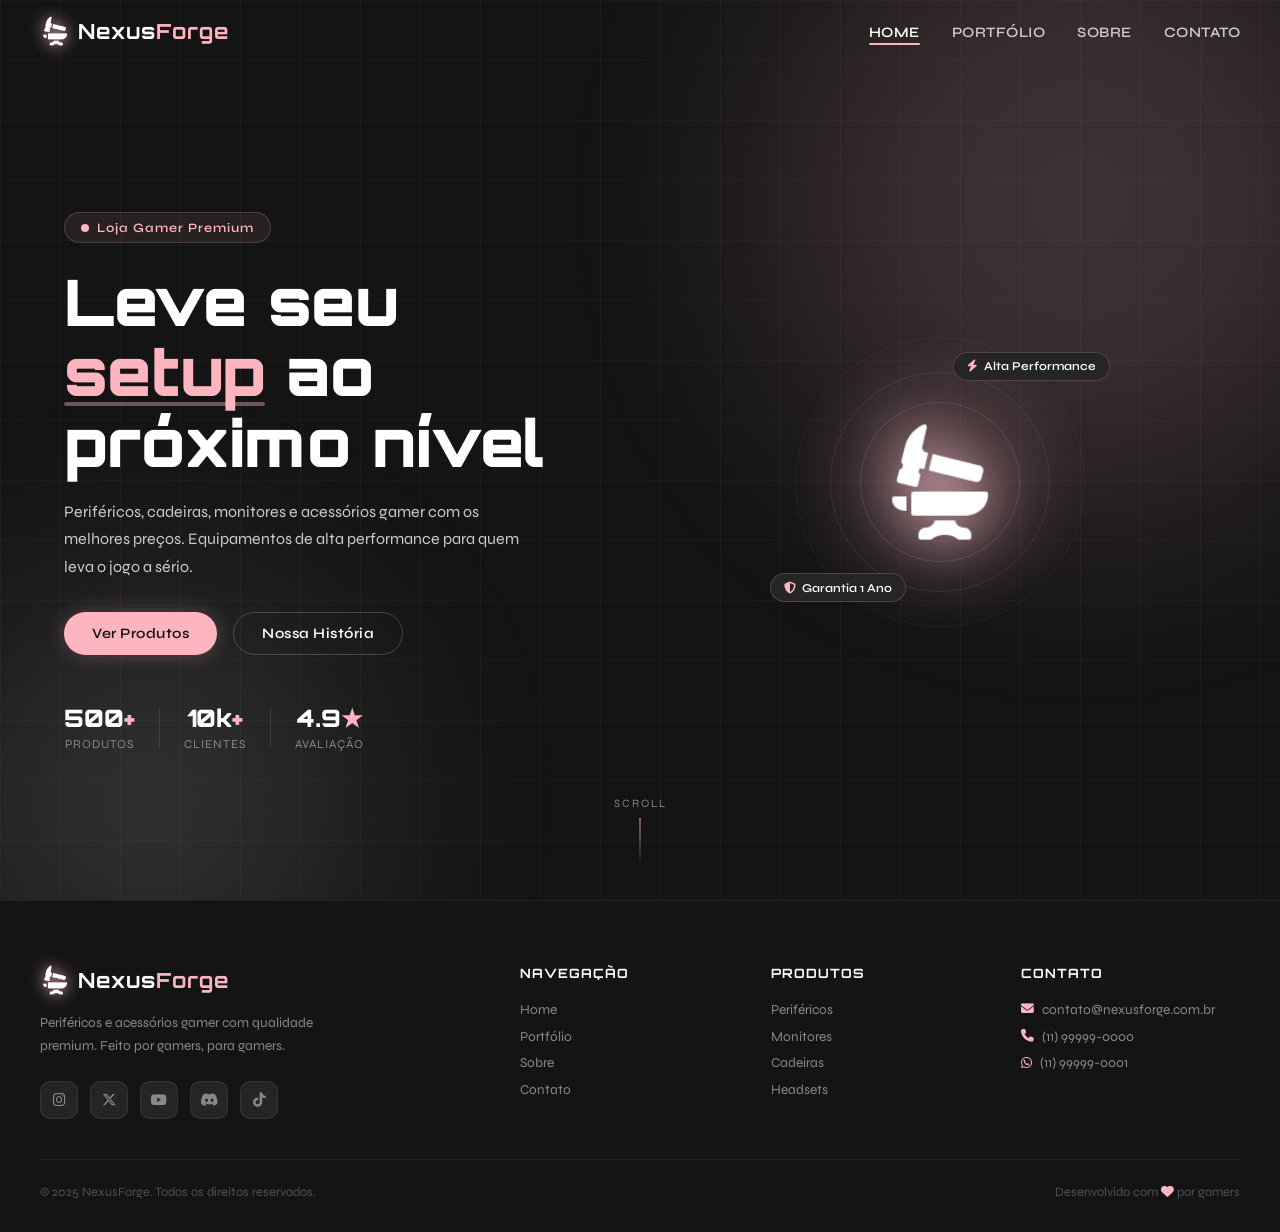
<file: index.html>
<!DOCTYPE html>
<html lang="pt-BR">
<head>
  <meta charset="UTF-8" />
  <meta name="viewport" content="width=device-width, initial-scale=1.0" />
  <title>Nexus Forge | Loja Gamer</title>
  <link rel="icon" href="src/assets/icons8-controle-48.png" type="image/png" />
  <link rel="stylesheet" href="src/css/estilo.css" />
  <link href="https://fonts.googleapis.com/css2?family=Orbitron:wght@400;700;900&family=Syne:wght@300;400;600&display=swap" rel="stylesheet" />
  <link rel="stylesheet" href="https://cdnjs.cloudflare.com/ajax/libs/font-awesome/6.5.0/css/all.min.css" />
</head>
<body>
 
  <!-- NAVBAR -->
  <nav class="navbar" id="navbar">
    <div class="nav-container">
      <a href="index.html" class="nav-logo">
        <img src="src/assets/icons8-controle-48.png" alt="Logo NeonPlay" />
        <span>Nexus<span class="accent">Forge</span></span>
      </a>
      <ul class="nav-links" id="navLinks">
        <li><a href="index.html" class="nav-link active">Home</a></li>
        <li><a href="pages/portifolio.html" class="nav-link">Portfólio</a></li>
        <li><a href="pages/sobre.html" class="nav-link">Sobre</a></li>
        <li><a href="pages/contato.html" class="nav-link">Contato</a></li>
      </ul>
      <button class="hamburger" id="hamburger" aria-label="Menu">
        <span></span><span></span><span></span>
      </button>
    </div>
  </nav>
 
  <!-- HERO -->
  <section class="hero" id="home">
    <div class="hero-bg">
      <div class="grid-overlay"></div>
      <div class="hero-glow glow-pink"></div>
      <div class="hero-glow glow-gray"></div>
    </div>
    <div class="hero-content">
      <div class="hero-badge">
        <span class="badge-dot"></span> Loja Gamer Premium
      </div>
      <h1 class="hero-title">
        Leve seu<br />
        <span class="hero-highlight">setup</span> ao<br />
        próximo nível
      </h1>
      <p class="hero-subtitle">
        Periféricos, cadeiras, monitores e acessórios gamer com os melhores preços.
        Equipamentos de alta performance para quem leva o jogo a sério.
      </p>
      <div class="hero-cta">
        <a href="pages/portifolio.html" class="btn btn-primary">Ver Produtos</a>
        <a href="pages/sobre.html" class="btn btn-ghost">Nossa História</a>
      </div>
      <div class="hero-stats">
        <div class="stat">
          <span class="stat-number">500<span class="accent">+</span></span>
          <span class="stat-label">Produtos</span>
        </div>
        <div class="stat-divider"></div>
        <div class="stat">
          <span class="stat-number">10k<span class="accent">+</span></span>
          <span class="stat-label">Clientes</span>
        </div>
        <div class="stat-divider"></div>
        <div class="stat">
          <span class="stat-number">4.9<span class="accent">★</span></span>
          <span class="stat-label">Avaliação</span>
        </div>
      </div>
    </div>
    <div class="hero-visual">
      <div class="controller-card">
        <div class="controller-glow"></div>
        <img src="src/assets/icons8-controle-48.png" alt="Controle Gamer" class="controller-img" />
        <div class="controller-ring ring-1"></div>
        <div class="controller-ring ring-2"></div>
        <div class="controller-ring ring-3"></div>
        <div class="floating-tag tag-1"><i class="fas fa-bolt"></i> Alta Performance</div>
        <div class="floating-tag tag-2"><i class="fas fa-shield-alt"></i> Garantia 1 Ano</div>
      </div>
    </div>
    <div class="hero-scroll">
      <span>Scroll</span>
      <div class="scroll-line"></div>
    </div>
  </section>
 
  <!-- FOOTER -->
  <footer class="footer">
    <div class="footer-top">
      <div class="footer-brand">
        <a href="index.html" class="nav-logo">
          <img src="src/assets/icons8-controle-48.png" alt="Logo" />
          <span>Nexus<span class="accent">Forge</span></span>
        </a>
        <p>Periféricos e acessórios gamer com qualidade premium. Feito por gamers, para gamers.</p>
        <div class="social-links">
          <a href="#" aria-label="Instagram"><i class="fab fa-instagram"></i></a>
          <a href="#" aria-label="Twitter/X"><i class="fab fa-x-twitter"></i></a>
          <a href="#" aria-label="YouTube"><i class="fab fa-youtube"></i></a>
          <a href="#" aria-label="Discord"><i class="fab fa-discord"></i></a>
          <a href="#" aria-label="TikTok"><i class="fab fa-tiktok"></i></a>
        </div>
      </div>
      <div class="footer-links">
        <div class="footer-col">
          <h4>Navegação</h4>
          <ul>
            <li><a href="index.html">Home</a></li>
            <li><a href="pages/portifolio.html">Portfólio</a></li>
            <li><a href="pages/sobre.html">Sobre</a></li>
            <li><a href="pages/contato.html">Contato</a></li>
          </ul>
        </div>
        <div class="footer-col">
          <h4>Produtos</h4>
          <ul>
            <li><a href="pages/portifolio.html">Periféricos</a></li>
            <li><a href="pages/portifolio.html">Monitores</a></li>
            <li><a href="pages/portifolio.html">Cadeiras</a></li>
            <li><a href="pages/portifolio.html">Headsets</a></li>
          </ul>
        </div>
        <div class="footer-col">
          <h4>Contato</h4>
          <ul>
            <li><i class="fas fa-envelope"></i> contato@nexusforge.com.br</li>
            <li><i class="fas fa-phone"></i> (11) 99999-0000</li>
            <li><i class="fab fa-whatsapp"></i> (11) 99999-0001</li>
          </ul>
        </div>
      </div>
    </div>
    <div class="footer-bottom">
      <p>© 2025 NexusForge. Todos os direitos reservados.</p>
      <p>Desenvolvido com <i class="fas fa-heart accent"></i> por gamers</p>
    </div>
  </footer>
 
  <script src="src/js/script.js"></script>
</body>
</html>
</file>
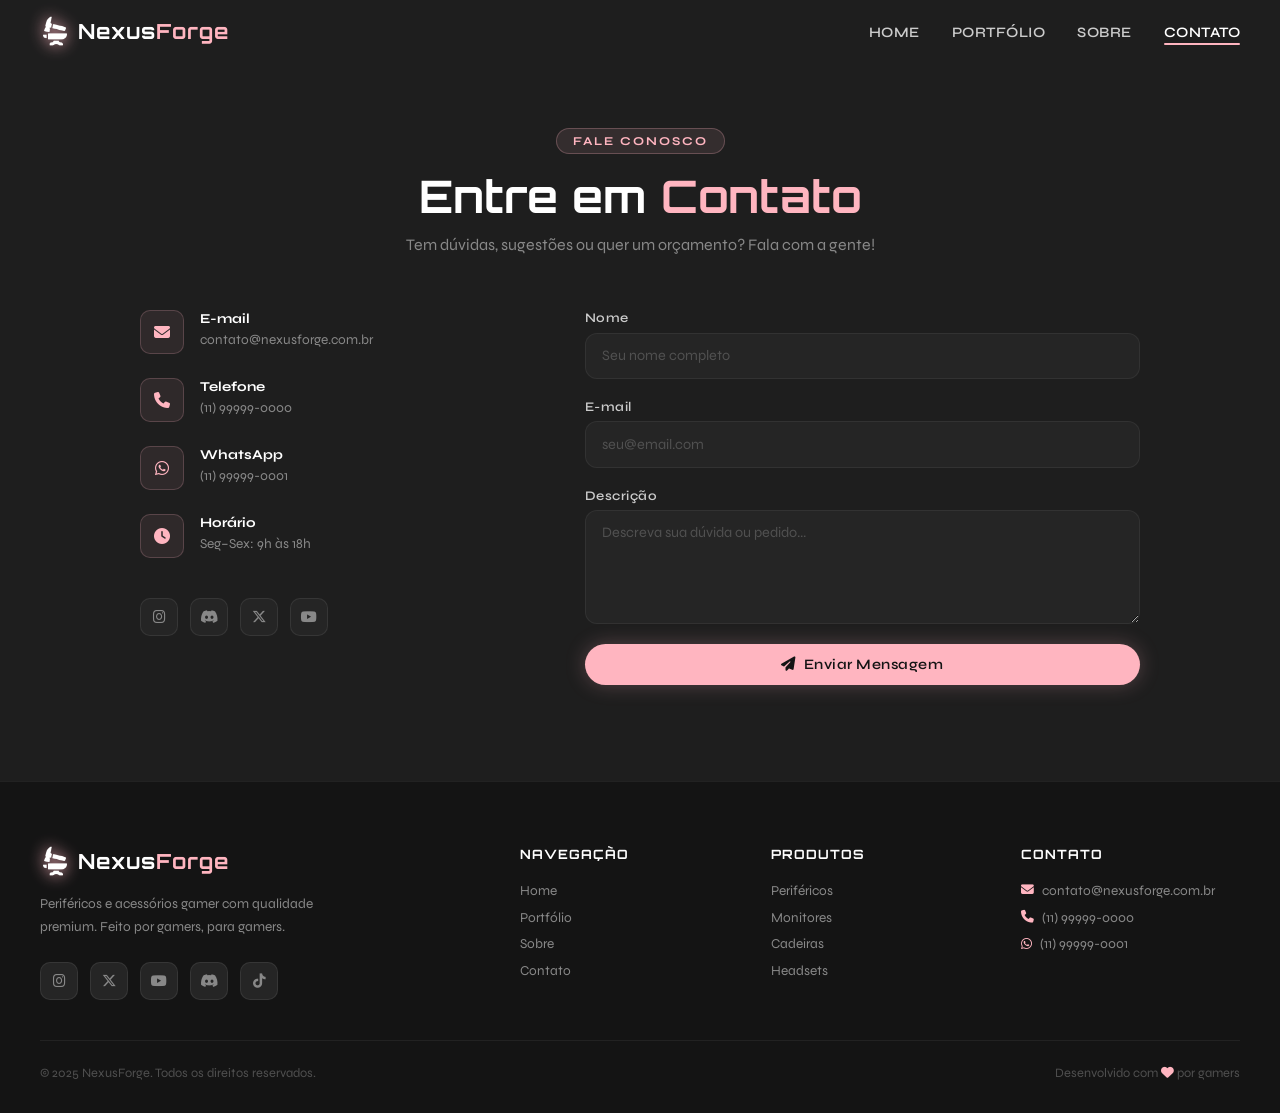
<file: pages/contato.html>
<!DOCTYPE html>
<html lang="pt-BR">
<head>
  <meta charset="UTF-8" />
  <meta name="viewport" content="width=device-width, initial-scale=1.0" />
  <title>Nexus | Forge</title>
  <link rel="icon" href="../src/assets/icons8-controle-48.png" type="image/png" />
  <link rel="stylesheet" href="../src/css/estilo.css" />
  <link href="https://fonts.googleapis.com/css2?family=Orbitron:wght@400;700;900&family=Syne:wght@300;400;600&display=swap" rel="stylesheet" />
  <link rel="stylesheet" href="https://cdnjs.cloudflare.com/ajax/libs/font-awesome/6.5.0/css/all.min.css" />
</head>
<body>
 
  <!-- NAVBAR -->
  <nav class="navbar scrolled" id="navbar">
    <div class="nav-container">
      <a href="../index.html" class="nav-logo">
        <img src="../src/assets/icons8-controle-48.png" alt="Logo NeonPlay" />
        <span>Nexus<span class="accent">Forge</span></span>
      </a>
      <ul class="nav-links" id="navLinks">
        <li><a href="../index.html" class="nav-link">Home</a></li>
        <li><a href="portifolio.html" class="nav-link">Portfólio</a></li>
        <li><a href="sobre.html" class="nav-link">Sobre</a></li>
        <li><a href="contato.html" class="nav-link active">Contato</a></li>
      </ul>
      <button class="hamburger" id="hamburger" aria-label="Menu">
        <span></span><span></span><span></span>
      </button>
    </div>
  </nav>
 
  <!-- CONTATO -->
  <section class="contato page-section">
    <div class="section-header reveal">
      <span class="section-tag">Fale Conosco</span>
      <h2 class="section-title">Entre em <span class="accent">Contato</span></h2>
      <p class="section-sub">Tem dúvidas, sugestões ou quer um orçamento? Fala com a gente!</p>
    </div>
 
    <div class="contato-container">
      <div class="contato-info">
        <div class="info-item reveal">
          <span class="info-icon"><i class="fas fa-envelope"></i></span>
          <div>
            <strong>E-mail</strong>
            <p>contato@nexusforge.com.br</p>
          </div>
        </div>
        <div class="info-item reveal">
          <span class="info-icon"><i class="fas fa-phone"></i></span>
          <div>
            <strong>Telefone</strong>
            <p>(11) 99999-0000</p>
          </div>
        </div>
        <div class="info-item reveal">
          <span class="info-icon"><i class="fab fa-whatsapp"></i></span>
          <div>
            <strong>WhatsApp</strong>
            <p>(11) 99999-0001</p>
          </div>
        </div>
        <div class="info-item reveal">
          <span class="info-icon"><i class="fas fa-clock"></i></span>
          <div>
            <strong>Horário</strong>
            <p>Seg–Sex: 9h às 18h</p>
          </div>
        </div>
        <div class="social-links reveal" style="margin-top:1rem;">
          <a href="#" aria-label="Instagram"><i class="fab fa-instagram"></i></a>
          <a href="#" aria-label="Discord"><i class="fab fa-discord"></i></a>
          <a href="#" aria-label="Twitter/X"><i class="fab fa-x-twitter"></i></a>
          <a href="#" aria-label="YouTube"><i class="fab fa-youtube"></i></a>
        </div>
      </div>
 
      <form class="contato-form reveal" id="contatoForm">
        <div class="form-group">
          <label for="nome">Nome</label>
          <input type="text" id="nome" name="nome" placeholder="Seu nome completo" required />
        </div>
        <div class="form-group">
          <label for="email">E-mail</label>
          <input type="email" id="email" name="email" placeholder="seu@email.com" required />
        </div>
        <div class="form-group">
          <label for="descricao">Descrição</label>
          <textarea id="descricao" name="descricao" rows="5" placeholder="Descreva sua dúvida ou pedido..." required></textarea>
        </div>
        <button type="submit" class="btn btn-primary full-btn">
          <i class="fas fa-paper-plane"></i> Enviar Mensagem
        </button>
        <p class="form-success" id="formSuccess">✅ Mensagem enviada com sucesso!</p>
      </form>
    </div>
  </section>
 
  <!-- FOOTER -->
  <footer class="footer">
    <div class="footer-top">
      <div class="footer-brand">
        <a href="../index.html" class="nav-logo">
          <img src="../src/assets/icons8-controle-48.png" alt="Logo" />
          <span>Nexus<span class="accent">Forge</span></span>
        </a>
        <p>Periféricos e acessórios gamer com qualidade premium. Feito por gamers, para gamers.</p>
        <div class="social-links">
          <a href="#" aria-label="Instagram"><i class="fab fa-instagram"></i></a>
          <a href="#" aria-label="Twitter/X"><i class="fab fa-x-twitter"></i></a>
          <a href="#" aria-label="YouTube"><i class="fab fa-youtube"></i></a>
          <a href="#" aria-label="Discord"><i class="fab fa-discord"></i></a>
          <a href="#" aria-label="TikTok"><i class="fab fa-tiktok"></i></a>
        </div>
      </div>
      <div class="footer-links">
        <div class="footer-col">
          <h4>Navegação</h4>
          <ul>
            <li><a href="../index.html">Home</a></li>
            <li><a href="portifolio.html">Portfólio</a></li>
            <li><a href="sobre.html">Sobre</a></li>
            <li><a href="contato.html">Contato</a></li>
          </ul>
        </div>
        <div class="footer-col">
          <h4>Produtos</h4>
          <ul>
            <li><a href="portifolio.html">Periféricos</a></li>
            <li><a href="portifolio.html">Monitores</a></li>
            <li><a href="portifolio.html">Cadeiras</a></li>
            <li><a href="portifolio.html">Headsets</a></li>
          </ul>
        </div>
        <div class="footer-col">
          <h4>Contato</h4>
          <ul>
            <li><i class="fas fa-envelope"></i> contato@nexusforge.com.br</li>
            <li><i class="fas fa-phone"></i> (11) 99999-0000</li>
            <li><i class="fab fa-whatsapp"></i> (11) 99999-0001</li>
          </ul>
        </div>
      </div>
    </div>
    <div class="footer-bottom">
      <p>© 2025 NexusForge. Todos os direitos reservados.</p>
      <p>Desenvolvido com <i class="fas fa-heart accent"></i> por gamers</p>
    </div>
  </footer>
 
  <script src="../src/js/script.js"></script>
</body>
</html>
</file>
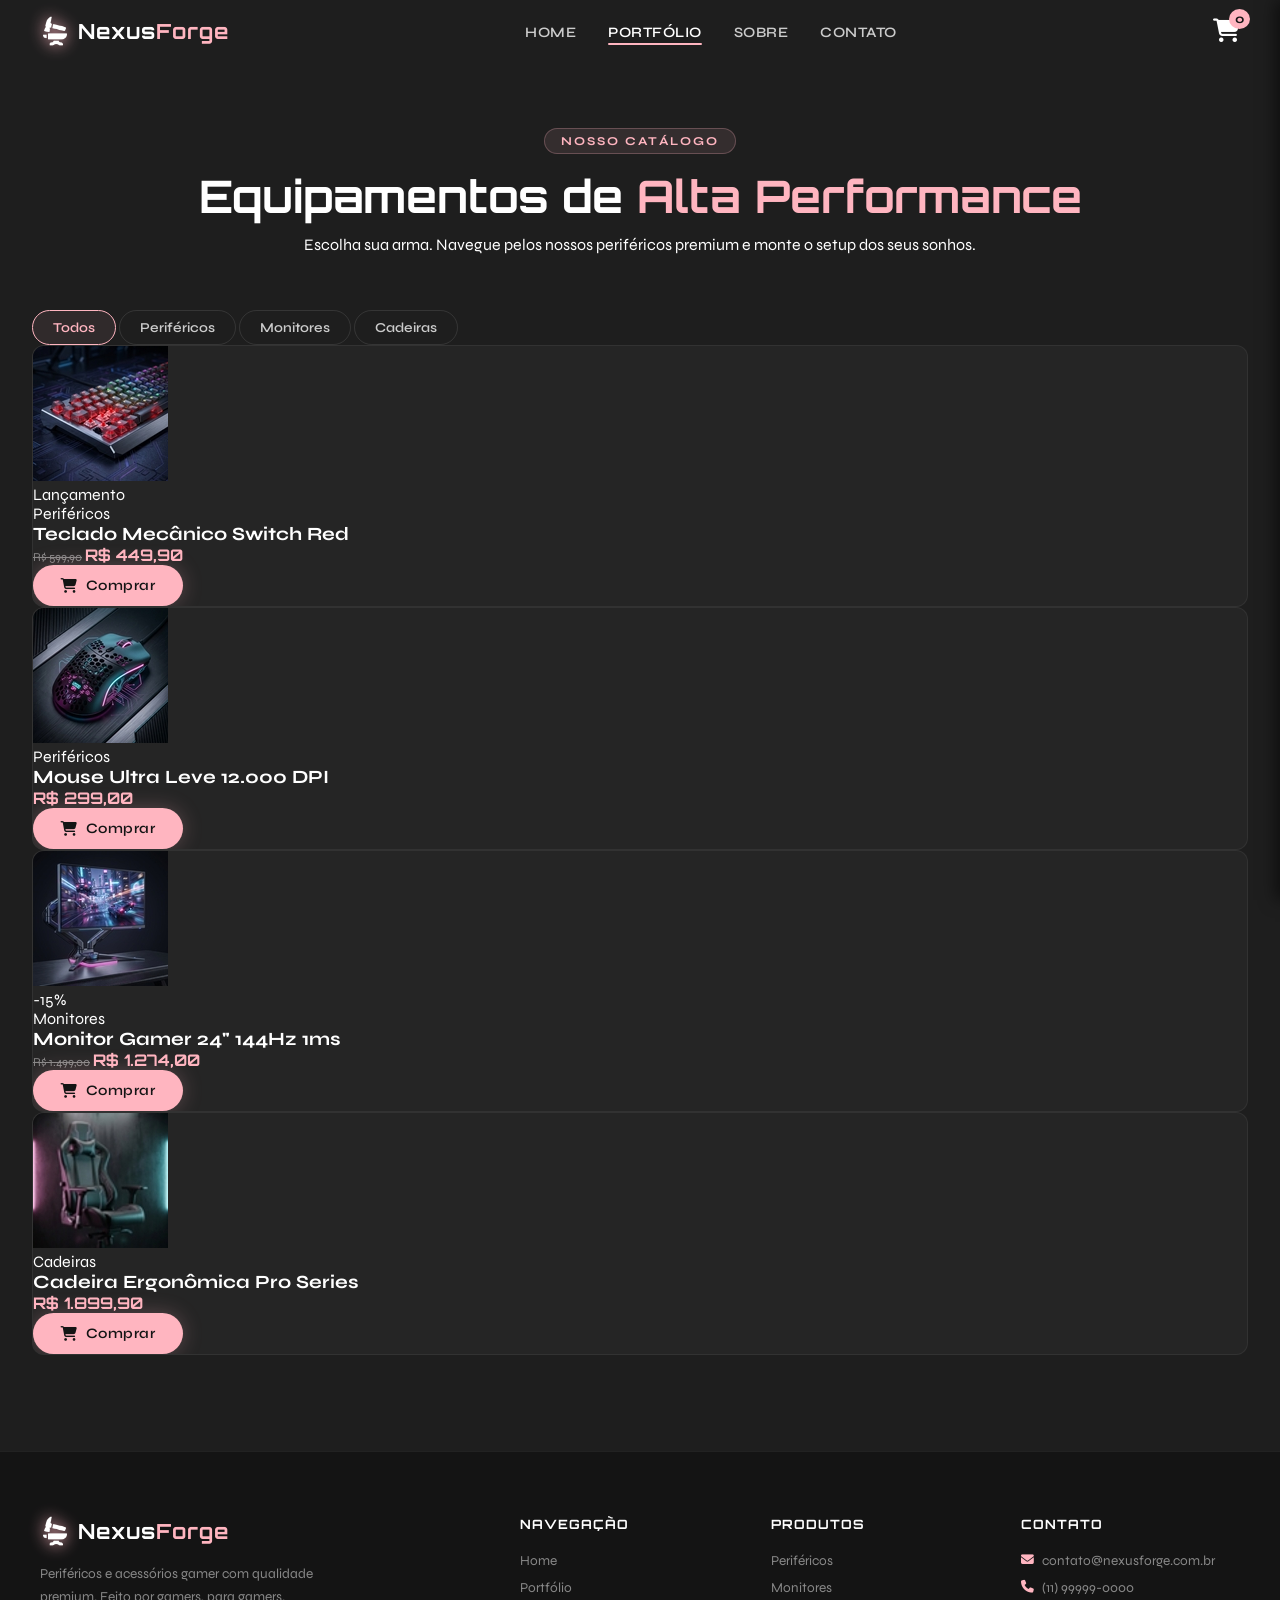
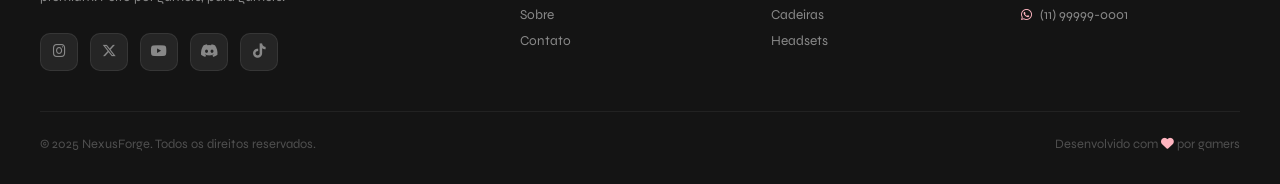
<file: pages/portifolio.html>
<!DOCTYPE html>
<html lang="pt-BR">
<head>
  <meta charset="UTF-8" />
  <meta name="viewport" content="width=device-width, initial-scale=1.0" />
  <title>NexusForge | Portfólio de Produtos</title>
  <link rel="icon" href="../src/assets/icons8-controle-48.png" type="image/png" />
  <link rel="stylesheet" href="../src/css/estilo.css" />
  <link href="https://fonts.googleapis.com/css2?family=Orbitron:wght@400;700;900&family=Syne:wght@300;400;600&display=swap" rel="stylesheet" />
  <link rel="stylesheet" href="https://cdnjs.cloudflare.com/ajax/libs/font-awesome/6.5.0/css/all.min.css" />
</head>
<body>
 
  <nav class="navbar scrolled" id="navbar">
    <div class="nav-container">
      <a href="../index.html" class="nav-logo">
        <img src="../src/assets/icons8-controle-48.png" alt="Logo NexusForge" />
        <span>Nexus<span class="accent">Forge</span></span>
      </a>
      <ul class="nav-links" id="navLinks">
        <li><a href="../index.html" class="nav-link">Home</a></li>
        <li><a href="portifolio.html" class="nav-link active">Portfólio</a></li>
        <li><a href="sobre.html" class="nav-link">Sobre</a></li>
        <li><a href="contato.html" class="nav-link">Contato</a></li>
      </ul>
      
      <div class="cart-icon" id="cartIcon">
        <i class="fas fa-shopping-cart"></i>
        <span class="cart-badge" id="cartBadge">0</span>
      </div>

      <button class="hamburger" id="hamburger" aria-label="Menu">
        <span></span><span></span><span></span>
      </button>
    </div>
  </nav>
 
  <section class="portfolio page-section">
    <div class="portfolio-container">
      <div class="section-header text-center reveal">
        <span class="section-tag">Nosso Catálogo</span>
        <h2 class="section-title">Equipamentos de <span class="accent">Alta Performance</span></h2>
        <p class="section-subtitle">Escolha sua arma. Navegue pelos nossos periféricos premium e monte o setup dos seus sonhos.</p>
      </div>

      <div class="portfolio-filters reveal">
        <button class="filter-btn active" data-filter="all">Todos</button>
        <button class="filter-btn" data-filter="perifericos">Periféricos</button>
        <button class="filter-btn" data-filter="monitores">Monitores</button>
        <button class="filter-btn" data-filter="cadeiras">Cadeiras</button>
      </div>

      <div class="portfolio-grid reveal">
        
        <div class="product-card" data-category="perifericos">
          <div class="product-img-wrap">
            <img src="../src/assets/teclado.jpeg" alt="Teclado Mecânico" class="product-img" />
            <div class="product-badge">Lançamento</div>
          </div>
          <div class="product-info">
            <span class="product-category">Periféricos</span>
            <h3 class="product-title">Teclado Mecânico Switch Red</h3>
            <div class="product-price">
              <span class="price-old">R$ 599,90</span>
              <span class="price-new">R$ 449,90</span>
            </div>
            <button class="btn btn-primary btn-full add-to-cart" data-name="Teclado Mecânico Switch Red" data-price="449.90" data-img="../src/assets/teclado.jpeg">
              <i class="fas fa-shopping-cart"></i> Comprar
            </button>
          </div>
        </div>

        <div class="product-card" data-category="perifericos">
          <div class="product-img-wrap">
            <img src="../src/assets/mouse.jpeg" alt="Mouse Gamer" class="product-img" />
          </div>
          <div class="product-info">
            <span class="product-category">Periféricos</span>
            <h3 class="product-title">Mouse Ultra Leve 12.000 DPI</h3>
            <div class="product-price">
              <span class="price-new">R$ 299,00</span>
            </div>
            <button class="btn btn-primary btn-full add-to-cart" data-name="Mouse Ultra Leve 12.000 DPI" data-price="299.00" data-img="../src/assets/mouse.jpeg">
              <i class="fas fa-shopping-cart"></i> Comprar
            </button>
          </div>
        </div>

        <div class="product-card" data-category="monitores">
          <div class="product-img-wrap">
            <img src="../src/assets/monitor.jpeg" alt="Monitor 144Hz" class="product-img" />
            <div class="product-badge accent-bg">-15%</div>
          </div>
          <div class="product-info">
            <span class="product-category">Monitores</span>
            <h3 class="product-title">Monitor Gamer 24" 144Hz 1ms</h3>
            <div class="product-price">
              <span class="price-old">R$ 1.499,00</span>
              <span class="price-new">R$ 1.274,00</span>
            </div>
            <button class="btn btn-primary btn-full add-to-cart" data-name="Monitor Gamer 24 polegadas 144Hz" data-price="1274.00" data-img="../src/assets/monitor.jpeg">
              <i class="fas fa-shopping-cart"></i> Comprar
            </button>
          </div>
        </div>

        <div class="product-card" data-category="cadeiras">
          <div class="product-img-wrap">
            <img src="../src/assets/cadeira.jpeg" alt="Cadeira Gamer" class="product-img" />
          </div>
          <div class="product-info">
            <span class="product-category">Cadeiras</span>
            <h3 class="product-title">Cadeira Ergonômica Pro Series</h3>
            <div class="product-price">
              <span class="price-new">R$ 1.899,90</span>
            </div>
            <button class="btn btn-primary btn-full add-to-cart" data-name="Cadeira Ergonômica Pro Series" data-price="1899.90" data-img="../src/assets/cadeira.jpeg">
              <i class="fas fa-shopping-cart"></i> Comprar
            </button>
          </div>
        </div>

      </div>
    </div>
  </section>
 
  <footer class="footer">
    <div class="footer-top">
      <div class="footer-brand">
        <a href="../index.html" class="nav-logo">
          <img src="../src/assets/icons8-controle-48.png" alt="Logo" />
          <span>Nexus<span class="accent">Forge</span></span>
        </a>
        <p>Periféricos e acessórios gamer com qualidade premium. Feito por gamers, para gamers.</p>
        <div class="social-links">
          <a href="#" aria-label="Instagram"><i class="fab fa-instagram"></i></a>
          <a href="#" aria-label="Twitter/X"><i class="fab fa-x-twitter"></i></a>
          <a href="#" aria-label="YouTube"><i class="fab fa-youtube"></i></a>
          <a href="#" aria-label="Discord"><i class="fab fa-discord"></i></a>
          <a href="#" aria-label="TikTok"><i class="fab fa-tiktok"></i></a>
        </div>
      </div>
      <div class="footer-links">
        <div class="footer-col">
          <h4>Navegação</h4>
          <ul>
            <li><a href="../index.html">Home</a></li>
            <li><a href="portifolio.html">Portfólio</a></li>
            <li><a href="sobre.html">Sobre</a></li>
            <li><a href="contato.html">Contato</a></li>
          </ul>
        </div>
        <div class="footer-col">
          <h4>Produtos</h4>
          <ul>
            <li><a href="portifolio.html">Periféricos</a></li>
            <li><a href="portifolio.html">Monitores</a></li>
            <li><a href="portifolio.html">Cadeiras</a></li>
            <li><a href="portifolio.html">Headsets</a></li>
          </ul>
        </div>
        <div class="footer-col">
          <h4>Contato</h4>
          <ul>
            <li><i class="fas fa-envelope"></i> contato@nexusforge.com.br</li>
            <li><i class="fas fa-phone"></i> (11) 99999-0000</li>
            <li><i class="fab fa-whatsapp"></i> (11) 99999-0001</li>
          </ul>
        </div>
      </div>
    </div>
    <div class="footer-bottom">
      <p>© 2025 NexusForge. Todos os direitos reservados.</p>
      <p>Desenvolvido com <i class="fas fa-heart accent"></i> por gamers</p>
    </div>
  </footer>
 
  <div class="cart-overlay" id="cartOverlay"></div>
  <div class="cart-sidebar" id="cartSidebar">
    <div class="cart-header">
      <h2>Seu Carrinho</h2>
      <button class="close-cart" id="closeCart"><i class="fas fa-times"></i></button>
    </div>
    <div class="cart-items" id="cartItems">
      </div>
    <div class="cart-footer">
      <div class="cart-total">
        <span>Total:</span>
        <span id="cartTotalValue">R$ 0,00</span>
      </div>
      <button class="btn btn-primary btn-full">Finalizar Compra</button>
    </div>
  </div>

  <script src="../src/js/script.js"></script>
</body>
</html>
</file>
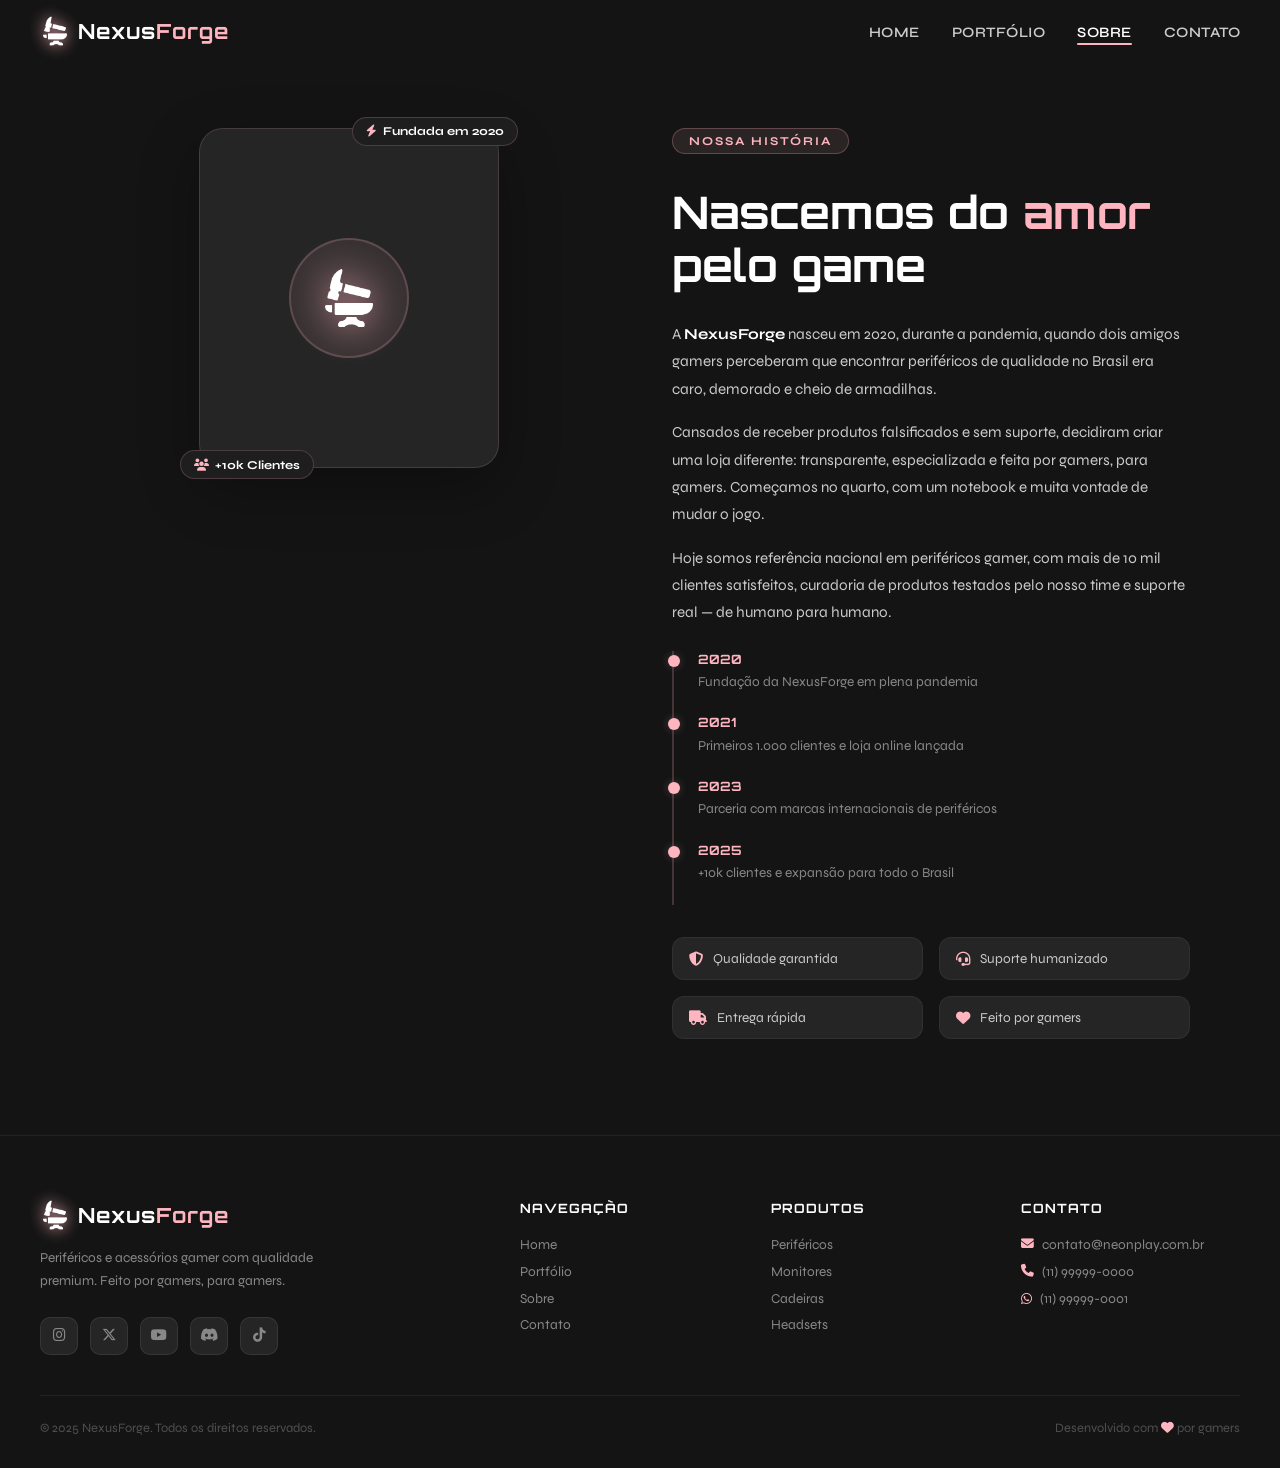
<file: pages/sobre.html>
<!DOCTYPE html>
<html lang="pt-BR">
<head>
  <meta charset="UTF-8" />
  <meta name="viewport" content="width=device-width, initial-scale=1.0" />
  <title>NexusForge | Sobre</title>
  <link rel="icon" href="../src/assets/icons8-controle-48.png" type="image/png" />
  <link rel="stylesheet" href="../src/css/estilo.css" />
  <link href="https://fonts.googleapis.com/css2?family=Orbitron:wght@400;700;900&family=Syne:wght@300;400;600&display=swap" rel="stylesheet" />
  <link rel="stylesheet" href="https://cdnjs.cloudflare.com/ajax/libs/font-awesome/6.5.0/css/all.min.css" />
</head>
<body>
 
  <!-- NAVBAR -->
  <nav class="navbar scrolled" id="navbar">
    <div class="nav-container">
      <a href="../index.html" class="nav-logo">
        <img src="../src/assets/icons8-controle-48.png" alt="Logo NeonPlay" />
        <span>Nexus<span class="accent">Forge</span></span>
      </a>
      <ul class="nav-links" id="navLinks">
        <li><a href="../index.html" class="nav-link">Home</a></li>
        <li><a href="portifolio.html" class="nav-link">Portfólio</a></li>
        <li><a href="sobre.html" class="nav-link active">Sobre</a></li>
        <li><a href="contato.html" class="nav-link">Contato</a></li>
      </ul>
      <button class="hamburger" id="hamburger" aria-label="Menu">
        <span></span><span></span><span></span>
      </button>
    </div>
  </nav>
 
  <!-- SOBRE -->
  <section class="sobre page-section">
    <div class="sobre-container">
      <div class="sobre-visual reveal">
        <div class="sobre-card-bg">
          <div class="sobre-icon-wrap">
            <img src="../src/assets/icons8-controle-48.png" alt="NeonPlay" class="sobre-icon" />
          </div>
          <div class="sobre-float-badge badge-a"><i class="fas fa-bolt"></i> Fundada em 2020</div>
          <div class="sobre-float-badge badge-b"><i class="fas fa-users"></i> +10k Clientes</div>
        </div>
      </div>
 
      <div class="sobre-content">
        <span class="section-tag reveal">Nossa História</span>
        <h2 class="section-title reveal">Nascemos do <span class="accent">amor</span> pelo game</h2>
        <p class="reveal">
          A <strong>NexusForge</strong> nasceu em 2020, durante a pandemia, quando dois amigos gamers perceberam
          que encontrar periféricos de qualidade no Brasil era caro, demorado e cheio de armadilhas.
        </p>
        <p class="reveal">
          Cansados de receber produtos falsificados e sem suporte, decidiram criar uma loja diferente:
          transparente, especializada e feita por gamers, para gamers. Começamos no quarto, com um notebook
          e muita vontade de mudar o jogo.
        </p>
        <p class="reveal">
          Hoje somos referência nacional em periféricos gamer, com mais de 10 mil clientes satisfeitos,
          curadoria de produtos testados pelo nosso time e suporte real — de humano para humano.
        </p>
 
        <!-- Timeline -->
        <div class="timeline reveal">
          <div class="timeline-item">
            <div class="timeline-dot"></div>
            <div class="timeline-content">
              <span class="timeline-year">2020</span>
              <p>Fundação da NexusForge em plena pandemia</p>
            </div>
          </div>
          <div class="timeline-item">
            <div class="timeline-dot"></div>
            <div class="timeline-content">
              <span class="timeline-year">2021</span>
              <p>Primeiros 1.000 clientes e loja online lançada</p>
            </div>
          </div>
          <div class="timeline-item">
            <div class="timeline-dot"></div>
            <div class="timeline-content">
              <span class="timeline-year">2023</span>
              <p>Parceria com marcas internacionais de periféricos</p>
            </div>
          </div>
          <div class="timeline-item">
            <div class="timeline-dot"></div>
            <div class="timeline-content">
              <span class="timeline-year">2025</span>
              <p>+10k clientes e expansão para todo o Brasil</p>
            </div>
          </div>
        </div>
 
        <div class="sobre-values reveal">
          <div class="value-item"><i class="fas fa-shield-alt"></i><span>Qualidade garantida</span></div>
          <div class="value-item"><i class="fas fa-headset"></i><span>Suporte humanizado</span></div>
          <div class="value-item"><i class="fas fa-truck"></i><span>Entrega rápida</span></div>
          <div class="value-item"><i class="fas fa-heart"></i><span>Feito por gamers</span></div>
        </div>
      </div>
    </div>
  </section>
 
  <!-- FOOTER -->
  <footer class="footer">
    <div class="footer-top">
      <div class="footer-brand">
        <a href="../index.html" class="nav-logo">
          <img src="../src/assets/icons8-controle-48.png" alt="Logo" />
          <span>Nexus<span class="accent">Forge</span></span>
        </a>
        <p>Periféricos e acessórios gamer com qualidade premium. Feito por gamers, para gamers.</p>
        <div class="social-links">
          <a href="#" aria-label="Instagram"><i class="fab fa-instagram"></i></a>
          <a href="#" aria-label="Twitter/X"><i class="fab fa-x-twitter"></i></a>
          <a href="#" aria-label="YouTube"><i class="fab fa-youtube"></i></a>
          <a href="#" aria-label="Discord"><i class="fab fa-discord"></i></a>
          <a href="#" aria-label="TikTok"><i class="fab fa-tiktok"></i></a>
        </div>
      </div>
      <div class="footer-links">
        <div class="footer-col">
          <h4>Navegação</h4>
          <ul>
            <li><a href="../index.html">Home</a></li>
            <li><a href="portifolio.html">Portfólio</a></li>
            <li><a href="sobre.html">Sobre</a></li>
            <li><a href="contato.html">Contato</a></li>
          </ul>
        </div>
        <div class="footer-col">
          <h4>Produtos</h4>
          <ul>
            <li><a href="portifolio.html">Periféricos</a></li>
            <li><a href="portifolio.html">Monitores</a></li>
            <li><a href="portifolio.html">Cadeiras</a></li>
            <li><a href="portifolio.html">Headsets</a></li>
          </ul>
        </div>
        <div class="footer-col">
          <h4>Contato</h4>
          <ul>
            <li><i class="fas fa-envelope"></i> contato@neonplay.com.br</li>
            <li><i class="fas fa-phone"></i> (11) 99999-0000</li>
            <li><i class="fab fa-whatsapp"></i> (11) 99999-0001</li>
          </ul>
        </div>
      </div>
    </div>
    <div class="footer-bottom">
      <p>© 2025 NexusForge. Todos os direitos reservados.</p>
      <p>Desenvolvido com <i class="fas fa-heart accent"></i> por gamers</p>
    </div>
  </footer>
 
  <script src="../src/js/script.js"></script>
</body>
</html>
</file>
<file: src/css/estilo.css>
/* =============================================
   NEONPLAY — Loja Gamer | estilo.css
   Paleta: #FFB5C0 | #CBCBCB | #141414 | #FFFFFF
   ============================================= */
 
/* === RESET & VARIABLES === */
*, *::before, *::after { box-sizing: border-box; margin: 0; padding: 0; }
 
:root {
  --pink: #FFB5C0;
  --pink-dark: #f090a0;
  --pink-glow: rgba(255, 181, 192, 0.25);
  --gray: #CBCBCB;
  --gray-mid: #888;
  --dark: #141414;
  --dark-2: #1e1e1e;
  --dark-3: #252525;
  --dark-4: #2e2e2e;
  --white: #FFFFFF;
  --font-display: 'Orbitron', monospace;
  --font-body: 'Syne', sans-serif;
  --radius: 12px;
  --transition: 0.35s cubic-bezier(0.4, 0, 0.2, 1);
}
 
html { scroll-behavior: smooth; }
 
body {
  font-family: var(--font-body);
  background: var(--dark);
  color: var(--white);
  overflow-x: hidden;
}
 
::-webkit-scrollbar { width: 6px; }
::-webkit-scrollbar-track { background: var(--dark); }
::-webkit-scrollbar-thumb { background: var(--pink); border-radius: 3px; }
::selection { background: var(--pink); color: var(--dark); }
 
.accent { color: var(--pink); }
 
/* =============================================
   NAVBAR
   ============================================= */
.navbar {
  position: fixed;
  top: 0; left: 0; right: 0;
  z-index: 1000;
  padding: 1rem 2rem;
  transition: var(--transition);
  background: transparent;
}
.navbar.scrolled {
  background: rgba(20, 20, 20, 0.95);
  backdrop-filter: blur(16px);
  border-bottom: 1px solid rgba(255,181,192,0.15);
  padding: 0.7rem 2rem;
}
.nav-container {
  max-width: 1200px;
  margin: 0 auto;
  display: flex;
  align-items: center;
  justify-content: space-between;
}
.nav-logo {
  display: flex;
  align-items: center;
  gap: 0.5rem;
  text-decoration: none;
  color: var(--white);
  font-family: var(--font-display);
  font-size: 1.3rem;
  font-weight: 700;
  letter-spacing: 1px;
}
.nav-logo img { width: 30px; height: 30px; filter: drop-shadow(0 0 8px var(--pink)); }
.nav-links { display: flex; list-style: none; gap: 2rem; }
.nav-link {
  text-decoration: none;
  color: var(--gray);
  font-size: 0.9rem;
  font-weight: 600;
  letter-spacing: 0.5px;
  text-transform: uppercase;
  position: relative;
  transition: color var(--transition);
}
.nav-link::after {
  content: '';
  position: absolute;
  bottom: -4px; left: 0;
  width: 0; height: 2px;
  background: var(--pink);
  border-radius: 1px;
  transition: width var(--transition);
}
.nav-link:hover, .nav-link.active { color: var(--white); }
.nav-link:hover::after, .nav-link.active::after { width: 100%; }
 
.hamburger {
  display: none;
  flex-direction: column;
  gap: 5px;
  background: none;
  border: none;
  cursor: pointer;
  padding: 4px;
  z-index: 1001;
}
.hamburger span {
  display: block;
  width: 24px; height: 2px;
  background: var(--white);
  border-radius: 2px;
  transition: var(--transition);
}
.hamburger.open span:nth-child(1) { transform: translateY(7px) rotate(45deg); }
.hamburger.open span:nth-child(2) { opacity: 0; }
.hamburger.open span:nth-child(3) { transform: translateY(-7px) rotate(-45deg); }
 
/* =============================================
   BUTTONS
   ============================================= */
.btn {
  display: inline-flex;
  align-items: center;
  gap: 0.5rem;
  padding: 0.75rem 1.75rem;
  border-radius: 50px;
  font-family: var(--font-body);
  font-size: 0.9rem;
  font-weight: 600;
  text-decoration: none;
  cursor: pointer;
  border: none;
  transition: var(--transition);
  letter-spacing: 0.5px;
}
.btn-primary {
  background: var(--pink);
  color: var(--dark);
  box-shadow: 0 0 20px var(--pink-glow);
}
.btn-primary:hover {
  background: var(--pink-dark);
  transform: translateY(-2px);
  box-shadow: 0 0 35px rgba(255,181,192,0.45);
}
.btn-ghost {
  background: transparent;
  color: var(--white);
  border: 1.5px solid rgba(255,255,255,0.2);
}
.btn-ghost:hover {
  border-color: var(--pink);
  color: var(--pink);
  transform: translateY(-2px);
}
.full-btn { width: 100%; justify-content: center; }
 
/* =============================================
   SECTION COMMON
   ============================================= */
section { padding: 6rem 2rem; }
.page-section { padding-top: 8rem; }
 
.section-header { text-align: center; margin-bottom: 3.5rem; }
.section-tag {
  display: inline-block;
  background: rgba(255,181,192,0.1);
  color: var(--pink);
  font-size: 0.75rem;
  font-weight: 700;
  letter-spacing: 2px;
  text-transform: uppercase;
  padding: 0.3rem 1rem;
  border-radius: 50px;
  border: 1px solid rgba(255,181,192,0.25);
  margin-bottom: 1rem;
}
.section-title {
  font-family: var(--font-display);
  font-size: clamp(1.8rem, 4vw, 2.8rem);
  font-weight: 700;
  line-height: 1.2;
  margin-bottom: 0.75rem;
}
.section-sub { color: var(--gray-mid); font-size: 1rem; max-width: 500px; margin: 0 auto; }
 
/* =============================================
   HERO
   ============================================= */
.hero {
  min-height: 100vh;
  display: grid;
  grid-template-columns: 1fr 1fr;
  align-items: center;
  padding: 8rem 4rem 4rem;
  max-width: 1300px;
  margin: 0 auto;
  position: relative;
  gap: 3rem;
}
.hero-bg {
  position: fixed;
  inset: 0;
  z-index: -1;
  pointer-events: none;
}
.grid-overlay {
  position: absolute;
  inset: 0;
  background-image:
    linear-gradient(rgba(255,181,192,0.04) 1px, transparent 1px),
    linear-gradient(90deg, rgba(255,181,192,0.04) 1px, transparent 1px);
  background-size: 60px 60px;
}
.hero-glow { position: absolute; border-radius: 50%; filter: blur(120px); opacity: 0.18; }
.glow-pink { width: 600px; height: 600px; background: var(--pink); top: -100px; right: -100px; animation: floatGlow 8s ease-in-out infinite; }
.glow-gray { width: 400px; height: 400px; background: var(--gray); bottom: -100px; left: -50px; animation: floatGlow 10s ease-in-out infinite reverse; }
 
@keyframes floatGlow {
  0%, 100% { transform: translate(0, 0); }
  50% { transform: translate(30px, -30px); }
}
 
.hero-content { z-index: 1; }
 
.hero-badge {
  display: inline-flex;
  align-items: center;
  gap: 0.5rem;
  background: rgba(255,181,192,0.08);
  border: 1px solid rgba(255,181,192,0.2);
  color: var(--pink);
  font-size: 0.8rem;
  font-weight: 600;
  padding: 0.4rem 1rem;
  border-radius: 50px;
  margin-bottom: 1.5rem;
  letter-spacing: 1px;
  animation: fadeSlideDown 0.8s ease both;
}
.badge-dot {
  width: 8px; height: 8px;
  background: var(--pink);
  border-radius: 50%;
  animation: pulse 2s infinite;
}
@keyframes pulse {
  0%, 100% { box-shadow: 0 0 0 0 rgba(255,181,192,0.4); }
  50% { box-shadow: 0 0 0 6px rgba(255,181,192,0); }
}
 
.hero-title {
  font-family: var(--font-display);
  font-size: clamp(2.5rem, 5vw, 4rem);
  font-weight: 900;
  line-height: 1.1;
  margin-bottom: 1.25rem;
  animation: fadeSlideUp 0.9s ease 0.1s both;
}
.hero-highlight {
  color: var(--pink);
  position: relative;
  display: inline-block;
}
.hero-highlight::after {
  content: '';
  position: absolute;
  bottom: 2px; left: 0; right: 0;
  height: 4px;
  background: var(--pink);
  border-radius: 2px;
  opacity: 0.4;
}
 
.hero-subtitle {
  color: var(--gray);
  font-size: 1rem;
  line-height: 1.7;
  max-width: 480px;
  margin-bottom: 2rem;
  animation: fadeSlideUp 0.9s ease 0.2s both;
}
.hero-cta { display: flex; gap: 1rem; flex-wrap: wrap; margin-bottom: 3rem; animation: fadeSlideUp 0.9s ease 0.3s both; }
 
.hero-stats { display: flex; align-items: center; gap: 1.5rem; animation: fadeSlideUp 0.9s ease 0.4s both; }
.stat { text-align: center; }
.stat-number { display: block; font-family: var(--font-display); font-size: 1.5rem; font-weight: 900; color: var(--white); }
.stat-label { font-size: 0.75rem; color: var(--gray-mid); text-transform: uppercase; letter-spacing: 1px; }
.stat-divider { width: 1px; height: 40px; background: rgba(255,255,255,0.1); }
 
/* Hero Visual */
.hero-visual { display: flex; justify-content: center; align-items: center; animation: fadeSlideUp 1s ease 0.3s both; }
.controller-card { position: relative; width: 300px; height: 300px; display: flex; align-items: center; justify-content: center; }
.controller-glow { position: absolute; inset: 0; background: radial-gradient(circle, rgba(255,181,192,0.2) 0%, transparent 70%); border-radius: 50%; animation: floatGlow 5s ease-in-out infinite; }
.controller-img { width: 120px; height: 120px; object-fit: contain; filter: drop-shadow(0 0 30px var(--pink)) brightness(1.1); animation: floatIcon 4s ease-in-out infinite; z-index: 2; }
 
@keyframes floatIcon {
  0%, 100% { transform: translateY(0); }
  50% { transform: translateY(-12px); }
}
 
.controller-ring { position: absolute; border-radius: 50%; border: 1px solid rgba(255,181,192,0.15); animation: ringExpand 4s ease-in-out infinite; }
.ring-1 { width: 160px; height: 160px; animation-delay: 0s; }
.ring-2 { width: 220px; height: 220px; animation-delay: 0.5s; border-color: rgba(203,203,203,0.1); }
.ring-3 { width: 290px; height: 290px; animation-delay: 1s; border-color: rgba(255,181,192,0.06); }
 
@keyframes ringExpand {
  0%, 100% { transform: scale(1); opacity: 0.6; }
  50% { transform: scale(1.05); opacity: 1; }
}
 
.floating-tag {
  position: absolute;
  background: var(--dark-3);
  border: 1px solid rgba(255,181,192,0.2);
  color: var(--white);
  font-size: 0.75rem;
  font-weight: 600;
  padding: 0.4rem 0.8rem;
  border-radius: 50px;
  display: flex;
  align-items: center;
  gap: 0.4rem;
  white-space: nowrap;
  z-index: 3;
}
.floating-tag i { color: var(--pink); }
.tag-1 { top: 20px; right: -20px; animation: tagFloat 3.5s ease-in-out infinite; }
.tag-2 { bottom: 30px; left: -20px; animation: tagFloat 3.5s ease-in-out infinite 1s; }
 
@keyframes tagFloat {
  0%, 100% { transform: translateY(0); }
  50% { transform: translateY(-8px); }
}
 
.hero-scroll {
  position: absolute;
  bottom: 2rem; left: 50%;
  transform: translateX(-50%);
  display: flex;
  flex-direction: column;
  align-items: center;
  gap: 0.5rem;
  color: var(--gray-mid);
  font-size: 0.7rem;
  letter-spacing: 2px;
  text-transform: uppercase;
}
.scroll-line {
  width: 1px; height: 50px;
  background: linear-gradient(to bottom, var(--pink), transparent);
  animation: scrollLine 2s ease-in-out infinite;
}
@keyframes scrollLine {
  0% { transform: scaleY(0); transform-origin: top; }
  50% { transform: scaleY(1); transform-origin: top; }
  51% { transform: scaleY(1); transform-origin: bottom; }
  100% { transform: scaleY(0); transform-origin: bottom; }
}
 
/* =============================================
   PORTFOLIO
   ============================================= */
.portfolio { background: var(--dark-2); }
 
.filter-bar {
  display: flex;
  gap: 0.75rem;
  flex-wrap: wrap;
  justify-content: center;
  margin-bottom: 3rem;
  max-width: 1200px;
  margin-left: auto;
  margin-right: auto;
}
.filter-btn {
  padding: 0.5rem 1.25rem;
  border-radius: 50px;
  border: 1.5px solid rgba(255,255,255,0.1);
  background: transparent;
  color: var(--gray);
  font-family: var(--font-body);
  font-size: 0.85rem;
  font-weight: 600;
  cursor: pointer;
  transition: var(--transition);
}
.filter-btn:hover, .filter-btn.active {
  border-color: var(--pink);
  color: var(--pink);
  background: rgba(255,181,192,0.08);
}
 
.cards-grid {
  display: grid;
  grid-template-columns: repeat(auto-fill, minmax(280px, 1fr));
  gap: 1.5rem;
  max-width: 1200px;
  margin: 0 auto 5rem;
}
.product-card {
  background: var(--dark-3);
  border: 1px solid rgba(255,255,255,0.06);
  border-radius: var(--radius);
  overflow: hidden;
  position: relative;
  transition: var(--transition);
  display: flex;
  flex-direction: column;
}
.product-card:hover {
  border-color: rgba(255,181,192,0.25);
  transform: translateY(-5px);
  box-shadow: 0 15px 40px rgba(0,0,0,0.3), 0 0 20px rgba(255,181,192,0.08);
}
.product-card.hidden { display: none; }
 
.card-badge {
  position: absolute;
  top: 12px; left: 12px;
  background: var(--dark);
  color: var(--gray);
  font-size: 0.7rem;
  font-weight: 700;
  padding: 0.25rem 0.6rem;
  border-radius: 4px;
  letter-spacing: 0.5px;
  border: 1px solid rgba(255,255,255,0.1);
  z-index: 2;
}
.badge-pink { background: var(--pink); color: var(--dark); border-color: var(--pink); }
.badge-gray { background: var(--gray-mid); color: var(--dark); border-color: var(--gray-mid); }
 
.card-img-wrap {
  height: 160px;
  background: linear-gradient(135deg, var(--dark-4), var(--dark-2));
  display: flex;
  align-items: center;
  justify-content: center;
  border-bottom: 1px solid rgba(255,255,255,0.04);
}
.card-img-placeholder { font-size: 3.5rem; color: rgba(255,181,192,0.25); transition: var(--transition); }
.product-card:hover .card-img-placeholder { color: rgba(255,181,192,0.55); transform: scale(1.1); }
 
.card-info { padding: 1.25rem; flex: 1; display: flex; flex-direction: column; gap: 0.4rem; }
.card-category { font-size: 0.7rem; font-weight: 700; color: var(--pink); text-transform: uppercase; letter-spacing: 1.5px; }
.card-name { font-family: var(--font-display); font-size: 0.95rem; font-weight: 700; color: var(--white); }
.card-desc { font-size: 0.82rem; color: var(--gray-mid); line-height: 1.5; flex: 1; }
 
.card-footer {
  display: flex;
  align-items: center;
  justify-content: space-between;
  margin-top: 1rem;
  padding-top: 1rem;
  border-top: 1px solid rgba(255,255,255,0.06);
}
.card-price { display: flex; flex-direction: column; }
.price-old { font-size: 0.75rem; color: var(--gray-mid); text-decoration: line-through; }
.price-new { font-family: var(--font-display); font-size: 1rem; font-weight: 700; color: var(--pink); }
 
.btn-card {
  background: rgba(255,181,192,0.1);
  border: 1px solid rgba(255,181,192,0.25);
  color: var(--pink);
  font-family: var(--font-body);
  font-size: 0.8rem;
  font-weight: 700;
  padding: 0.45rem 0.9rem;
  border-radius: 50px;
  cursor: pointer;
  transition: var(--transition);
}
.btn-card:hover { background: var(--pink); color: var(--dark); border-color: var(--pink); }
 
/* Pricing */
.pricing-section { padding: 4rem 2rem 2rem; }
.pricing-grid {
  display: grid;
  grid-template-columns: repeat(auto-fit, minmax(260px, 1fr));
  gap: 1.5rem;
  max-width: 1000px;
  margin: 0 auto;
}
.pricing-card {
  background: var(--dark-3);
  border: 1px solid rgba(255,255,255,0.06);
  border-radius: var(--radius);
  padding: 2rem;
  position: relative;
  transition: var(--transition);
}
.pricing-card:hover { transform: translateY(-4px); border-color: rgba(255,181,192,0.2); }
.pricing-card.featured {
  border-color: var(--pink);
  background: linear-gradient(135deg, var(--dark-3), rgba(255,181,192,0.06));
  box-shadow: 0 0 40px rgba(255,181,192,0.1);
}
.pricing-badge {
  position: absolute;
  top: -12px; left: 50%;
  transform: translateX(-50%);
  background: var(--pink);
  color: var(--dark);
  font-size: 0.7rem;
  font-weight: 700;
  padding: 0.25rem 1rem;
  border-radius: 50px;
  letter-spacing: 1px;
}
.pricing-header { text-align: center; margin-bottom: 1.5rem; }
.plan-icon { font-size: 2rem; color: var(--pink); display: block; margin-bottom: 0.75rem; }
.plan-name { font-family: var(--font-display); font-size: 1rem; font-weight: 700; margin-bottom: 0.75rem; }
.plan-price { font-family: var(--font-display); font-size: 0.85rem; color: var(--gray-mid); }
.plan-price span { font-size: 2rem; font-weight: 900; color: var(--pink); }
.plan-features { list-style: none; margin-bottom: 1.75rem; display: flex; flex-direction: column; gap: 0.6rem; }
.plan-features li { display: flex; align-items: center; gap: 0.6rem; font-size: 0.85rem; color: var(--gray); }
.plan-features li i { color: var(--pink); font-size: 0.7rem; }
.plan-features li.disabled { opacity: 0.35; }
.plan-features li.disabled i { color: var(--gray-mid); }
 
/* =============================================
   SOBRE
   ============================================= */
.sobre { background: var(--dark); }
.sobre-container {
  max-width: 1100px;
  margin: 0 auto;
  display: grid;
  grid-template-columns: 1fr 1fr;
  gap: 4rem;
  align-items: start;
}
.sobre-visual { display: flex; justify-content: center; }
.sobre-card-bg {
  width: 300px; height: 340px;
  background: var(--dark-3);
  border: 1px solid rgba(255,181,192,0.15);
  border-radius: 24px;
  display: flex;
  align-items: center;
  justify-content: center;
  position: relative;
  box-shadow: 0 20px 60px rgba(0,0,0,0.3);
}
.sobre-icon-wrap {
  width: 120px; height: 120px;
  background: rgba(255,181,192,0.08);
  border-radius: 50%;
  display: flex;
  align-items: center;
  justify-content: center;
  border: 2px solid rgba(255,181,192,0.2);
}
.sobre-icon { width: 60px; height: 60px; filter: drop-shadow(0 0 20px var(--pink)); animation: floatIcon 4s ease-in-out infinite; }
 
.sobre-float-badge {
  position: absolute;
  background: var(--dark-2);
  border: 1px solid rgba(255,181,192,0.2);
  color: var(--white);
  font-size: 0.75rem;
  font-weight: 700;
  padding: 0.4rem 0.8rem;
  border-radius: 50px;
  display: flex;
  align-items: center;
  gap: 0.4rem;
}
.sobre-float-badge i { color: var(--pink); }
.badge-a { top: -12px; right: -20px; animation: tagFloat 3s ease-in-out infinite; }
.badge-b { bottom: -12px; left: -20px; animation: tagFloat 3s ease-in-out infinite 1.5s; }
 
.sobre-content { display: flex; flex-direction: column; gap: 1rem; }
.sobre-content .section-tag { align-self: flex-start; }
.sobre-content p { color: var(--gray); font-size: 0.95rem; line-height: 1.8; }
.sobre-content strong { color: var(--white); }
 
/* Timeline */
.timeline { display: flex; flex-direction: column; gap: 0; margin: 0.5rem 0; border-left: 2px solid rgba(255,181,192,0.2); padding-left: 1.5rem; }
.timeline-item { position: relative; padding-bottom: 1.25rem; }
.timeline-dot {
  position: absolute;
  left: -1.85rem; top: 4px;
  width: 12px; height: 12px;
  background: var(--pink);
  border-radius: 50%;
  box-shadow: 0 0 8px var(--pink-glow);
}
.timeline-year { font-family: var(--font-display); font-size: 0.8rem; font-weight: 700; color: var(--pink); display: block; margin-bottom: 0.2rem; }
.timeline-content p { font-size: 0.85rem; color: var(--gray-mid); }
 
.sobre-values {
  display: grid;
  grid-template-columns: 1fr 1fr;
  gap: 1rem;
  margin-top: 0.5rem;
}
.value-item {
  display: flex;
  align-items: center;
  gap: 0.6rem;
  font-size: 0.85rem;
  color: var(--gray);
  background: var(--dark-3);
  padding: 0.75rem 1rem;
  border-radius: var(--radius);
  border: 1px solid rgba(255,255,255,0.05);
  transition: var(--transition);
}
.value-item:hover { border-color: rgba(255,181,192,0.2); color: var(--white); }
.value-item i { color: var(--pink); font-size: 0.9rem; }
 
/* =============================================
   CONTATO
   ============================================= */
.contato { background: var(--dark-2); }
.contato-container {
  max-width: 1000px;
  margin: 0 auto;
  display: grid;
  grid-template-columns: 1fr 1.4fr;
  gap: 3rem;
  align-items: start;
}
.contato-info { display: flex; flex-direction: column; gap: 1.5rem; }
.info-item { display: flex; align-items: flex-start; gap: 1rem; }
.info-icon {
  width: 44px; height: 44px;
  background: rgba(255,181,192,0.08);
  border: 1px solid rgba(255,181,192,0.2);
  border-radius: 10px;
  display: flex;
  align-items: center;
  justify-content: center;
  color: var(--pink);
  font-size: 1rem;
  flex-shrink: 0;
}
.info-item strong { display: block; font-size: 0.85rem; color: var(--white); margin-bottom: 0.2rem; }
.info-item p { font-size: 0.85rem; color: var(--gray-mid); }
 
.contato-form { display: flex; flex-direction: column; gap: 1.25rem; }
.form-group { display: flex; flex-direction: column; gap: 0.4rem; }
.form-group label { font-size: 0.82rem; font-weight: 600; color: var(--gray); letter-spacing: 0.5px; }
.form-group input,
.form-group textarea {
  background: var(--dark-3);
  border: 1.5px solid rgba(255,255,255,0.06);
  border-radius: var(--radius);
  padding: 0.85rem 1rem;
  color: var(--white);
  font-family: var(--font-body);
  font-size: 0.9rem;
  outline: none;
  transition: var(--transition);
  resize: vertical;
}
.form-group input:focus,
.form-group textarea:focus {
  border-color: var(--pink);
  box-shadow: 0 0 0 3px rgba(255,181,192,0.1);
}
.form-group input::placeholder,
.form-group textarea::placeholder { color: rgba(255,255,255,0.2); }
 
.form-success {
  display: none;
  text-align: center;
  font-size: 0.9rem;
  color: var(--pink);
  padding: 0.75rem;
  background: rgba(255,181,192,0.08);
  border-radius: var(--radius);
  border: 1px solid rgba(255,181,192,0.2);
}
.form-success.visible { display: block; }
 
/* =============================================
   FOOTER
   ============================================= */
.footer {
  background: var(--dark);
  border-top: 1px solid rgba(255,255,255,0.06);
  padding: 4rem 2rem 2rem;
}
.footer-top {
  max-width: 1200px;
  margin: 0 auto;
  display: grid;
  grid-template-columns: 1.2fr 2fr;
  gap: 3rem;
  padding-bottom: 2.5rem;
  border-bottom: 1px solid rgba(255,255,255,0.06);
  margin-bottom: 1.5rem;
}
.footer-brand p { color: var(--gray-mid); font-size: 0.85rem; line-height: 1.7; margin: 1rem 0 1.5rem; max-width: 280px; }
.social-links { display: flex; gap: 0.75rem; flex-wrap: wrap; }
.social-links a {
  width: 38px; height: 38px;
  background: var(--dark-3);
  border: 1px solid rgba(255,255,255,0.08);
  border-radius: 10px;
  display: flex;
  align-items: center;
  justify-content: center;
  color: var(--gray-mid);
  font-size: 0.9rem;
  text-decoration: none;
  transition: var(--transition);
}
.social-links a:hover {
  border-color: var(--pink);
  color: var(--pink);
  transform: translateY(-3px);
  box-shadow: 0 5px 15px rgba(255,181,192,0.15);
}
 
.footer-links { display: grid; grid-template-columns: repeat(3, 1fr); gap: 2rem; }
.footer-col h4 {
  font-family: var(--font-display);
  font-size: 0.8rem;
  font-weight: 700;
  color: var(--white);
  letter-spacing: 1px;
  margin-bottom: 1.25rem;
  text-transform: uppercase;
}
.footer-col ul { list-style: none; display: flex; flex-direction: column; gap: 0.6rem; }
.footer-col ul li,
.footer-col ul li a {
  font-size: 0.85rem;
  color: var(--gray-mid);
  text-decoration: none;
  transition: color var(--transition);
  display: flex;
  align-items: center;
  gap: 0.5rem;
}
.footer-col ul li a:hover { color: var(--pink); }
.footer-col ul li i { color: var(--pink); font-size: 0.8rem; }
 
.footer-bottom {
  max-width: 1200px;
  margin: 0 auto;
  display: flex;
  align-items: center;
  justify-content: space-between;
  flex-wrap: wrap;
  gap: 0.5rem;
  font-size: 0.8rem;
  color: rgba(255,255,255,0.25);
}
.footer-bottom .accent { color: var(--pink); }
 
/* =============================================
   ANIMATIONS
   ============================================= */
@keyframes fadeSlideDown {
  from { opacity: 0; transform: translateY(-15px); }
  to { opacity: 1; transform: translateY(0); }
}
@keyframes fadeSlideUp {
  from { opacity: 0; transform: translateY(20px); }
  to { opacity: 1; transform: translateY(0); }
}
 
.reveal {
  opacity: 0;
  transform: translateY(30px);
  transition: opacity 0.7s ease, transform 0.7s ease;
}
.reveal.visible {
  opacity: 1;
  transform: translateY(0);
}

/* =============================================
   CARRINHO DE COMPRAS
   ============================================= */
/* === ÍCONE DO CARRINHO === */
.cart-icon {
  position: relative;
  cursor: pointer;
  font-size: 1.5rem;
  color: var(--white);
  margin-left: 20px;
}
.cart-badge {
  position: absolute;
  top: -8px;
  right: -10px;
  background: var(--pink);
  color: var(--dark);
  font-size: 0.8rem;
  font-weight: bold;
  border-radius: 50%;
  padding: 2px 6px;
}

/* === SIDEBAR DO CARRINHO === */
.cart-overlay {
  position: fixed;
  top: 0; left: 0; width: 100%; height: 100%;
  background: rgba(0, 0, 0, 0.7);
  z-index: 999;
  opacity: 0;
  visibility: hidden;
  transition: 0.3s ease;
}
.cart-overlay.active {
  opacity: 1;
  visibility: visible;
}
.cart-sidebar {
  position: fixed;
  top: 0; right: -400px;
  width: 100%;
  max-width: 400px;
  height: 100vh;
  background: var(--dark-2);
  z-index: 1000;
  box-shadow: -5px 0 15px rgba(0,0,0,0.5);
  display: flex;
  flex-direction: column;
  transition: right 0.4s ease;
}
.cart-sidebar.active {
  right: 0;
}
.cart-header {
  display: flex;
  justify-content: space-between;
  align-items: center;
  padding: 20px;
  border-bottom: 1px solid rgba(255, 255, 255, 0.1);
}
.close-cart {
  background: none; border: none;
  color: var(--pink);
  font-size: 1.5rem;
  cursor: pointer;
}
.cart-items {
  flex: 1;
  overflow-y: auto;
  padding: 20px;
}
.cart-item {
  display: flex;
  align-items: center;
  gap: 15px;
  margin-bottom: 15px;
  background: rgba(255,255,255,0.05);
  padding: 10px;
  border-radius: 8px;
}
.cart-item img {
  width: 60px; height: 60px;
  object-fit: cover;
  border-radius: 4px;
}
.cart-item-info h4 {
  font-size: 0.9rem; margin: 0 0 5px 0; color: var(--white);
}
.cart-item-info p {
  color: var(--pink); font-weight: bold; margin: 0;
}
.remove-item {
  margin-left: auto; color: #ff4444; cursor: pointer; transition: var(--transition);
}
.remove-item:hover { transform: scale(1.1); }
.cart-footer {
  padding: 20px;
  border-top: 1px solid rgba(255, 255, 255, 0.1);
}
.cart-total {
  display: flex; justify-content: space-between;
  font-size: 1.2rem; font-weight: bold;
  margin-bottom: 15px;
  color: var(--white);
}
 
/* =============================================
   RESPONSIVE
   ============================================= */
@media (max-width: 1024px) {
  .hero { grid-template-columns: 1fr; text-align: center; padding: 7rem 2rem 4rem; }
  .hero-visual { display: none; }
  .hero-cta { justify-content: center; }
  .hero-stats { justify-content: center; }
  .hero-subtitle { margin: 0 auto 2rem; }
  .sobre-container { grid-template-columns: 1fr; }
  .sobre-visual { display: none; }
  .footer-top { grid-template-columns: 1fr; }
  .footer-links { grid-template-columns: repeat(2, 1fr); }
}
 
@media (max-width: 768px) {
  .nav-links {
    position: fixed;
    top: 0; right: -100%;
    height: 100vh; width: 70%;
    background: var(--dark-2);
    flex-direction: column;
    justify-content: center;
    align-items: center;
    gap: 2.5rem;
    transition: right var(--transition);
    border-left: 1px solid rgba(255,181,192,0.1);
  }
  .nav-links.open { right: 0; }
  .hamburger { display: flex; }
  .nav-link { font-size: 1.1rem; }
  .contato-container { grid-template-columns: 1fr; }
  .sobre-values { grid-template-columns: 1fr; }
  .footer-links { grid-template-columns: 1fr; }
  .pricing-grid { grid-template-columns: 1fr; max-width: 360px; }
  .hero-stats { flex-direction: column; gap: 0.75rem; }
  .stat-divider { width: 40px; height: 1px; }
  section { padding: 4rem 1.25rem; }
  .page-section { padding-top: 6rem; }
}
</file>
